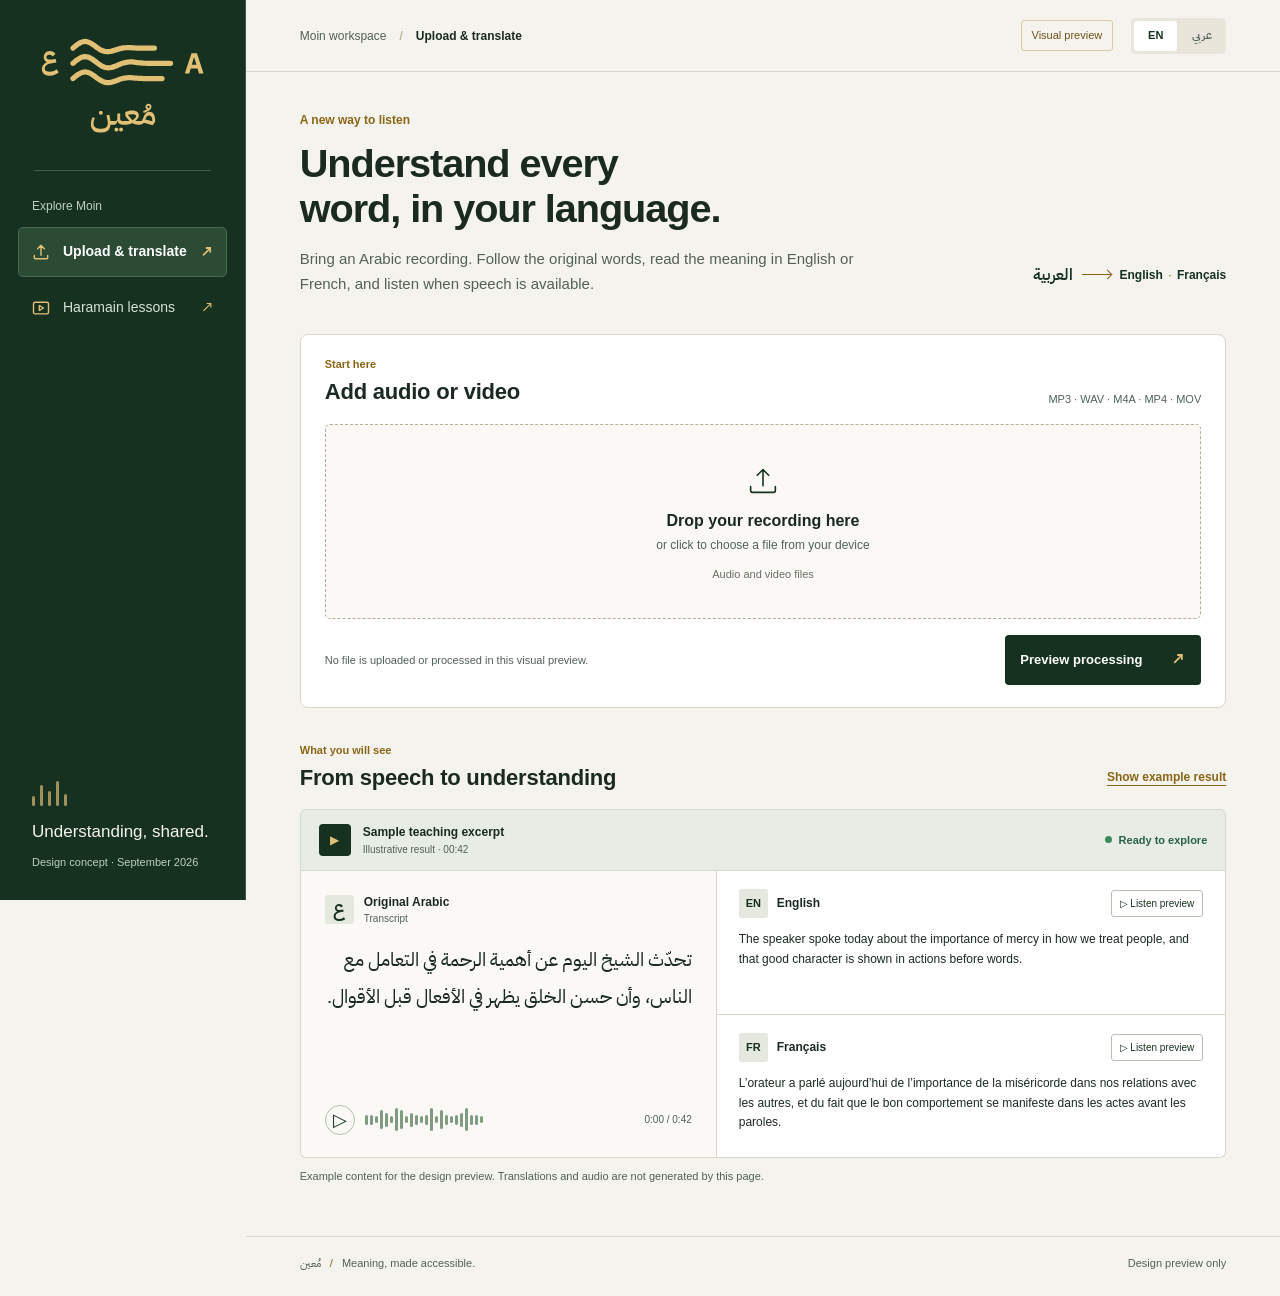
<file: presentation/web-preview/index.html>
<!doctype html>
<html lang="en" dir="ltr">
<head>
  <meta charset="utf-8">
  <meta name="viewport" content="width=device-width, initial-scale=1">
  <meta name="theme-color" content="#16311f">
  <title>Moin — Design preview</title>
  <link rel="stylesheet" href="./styles.css">
  <script src="./app.js" defer></script>
</head>
<body>
  <div class="app-shell">
    <aside class="sidebar" aria-label="Primary navigation">
      <div class="sidebar-top">
        <a class="logo-link" href="#upload" aria-label="Moin home">
          <img src="../../brand/presentation/moin-logo.svg" alt="مُعين — Moin">
        </a>
        <span class="sidebar-rule" aria-hidden="true"></span>
        <p class="sidebar-heading" data-i18n="navTitle">Explore Moin</p>
        <nav class="primary-nav" aria-label="Main pages">
          <button type="button" class="nav-item is-active" data-page="upload" aria-current="page">
            <span class="nav-icon" aria-hidden="true"><svg viewBox="0 0 24 24"><path d="M12 16V4m0 0-4 4m4-4 4 4M4 16v3a1 1 0 0 0 1 1h14a1 1 0 0 0 1-1v-3"/></svg></span>
            <span data-i18n="navUpload">Upload & translate</span>
            <span class="nav-arrow" aria-hidden="true">↗</span>
          </button>
          <button type="button" class="nav-item" data-page="live">
            <span class="nav-icon" aria-hidden="true"><svg viewBox="0 0 24 24"><rect x="3" y="5" width="18" height="14" rx="2"/><path d="m10 9 5 3-5 3V9Z"/></svg></span>
            <span data-i18n="navLive">Haramain live</span>
            <span class="nav-arrow" aria-hidden="true">↗</span>
          </button>
        </nav>
      </div>
      <div class="sidebar-bottom">
        <div class="brand-detail" aria-hidden="true"><span></span><span></span><span></span><span></span><span></span></div>
        <p data-i18n="sidebarTagline">Understanding, shared.</p>
        <small data-i18n="conceptLabel">Design concept · September 2026</small>
      </div>
    </aside>

    <div class="main-wrap">
      <header class="topbar">
        <div class="breadcrumb"><span data-i18n="workspace">Moin workspace</span><span aria-hidden="true">/</span><strong id="breadcrumb-current">Upload & translate</strong></div>
        <div class="topbar-actions"><span class="prototype-badge" data-i18n="visualPreview">Visual preview</span><div class="locale-switch" role="group" aria-label="Interface language"><button type="button" data-locale="en" aria-pressed="true">EN</button><button type="button" data-locale="ar" aria-pressed="false">عربي</button></div></div>
      </header>

      <main>
        <section class="page is-visible" id="upload-page" aria-labelledby="upload-title">
          <div class="page-intro">
            <div class="intro-copy"><p class="intro-label" data-i18n="uploadLabel">A new way to listen</p><h1 id="upload-title" data-i18n="uploadTitle">Understand every word, in your language.</h1><p class="intro-description" data-i18n="uploadDescription">Bring an Arabic recording. Follow the original words, read the meaning in English or French, and listen when speech is available.</p></div>
            <div class="language-flow" aria-label="Arabic to English and French"><span class="flow-source">العربية</span><span class="flow-line" aria-hidden="true"></span><span class="flow-target">English <b>·</b> Français</span></div>
          </div>

          <section class="upload-workspace" aria-labelledby="upload-heading">
            <div class="section-title-row"><div><span class="section-overline" data-i18n="startHere">Start here</span><h2 id="upload-heading" data-i18n="uploadHeading">Add audio or video</h2></div><span class="supported-formats">MP3 · WAV · M4A · MP4 · MOV</span></div>
            <label class="dropzone" id="dropzone" for="media-file"><input id="media-file" type="file" accept="audio/*,video/*,.mp3,.wav,.m4a,.mp4,.mov,.webm"><span class="drop-icon" aria-hidden="true"><svg viewBox="0 0 40 40"><path d="M20 26V9m0 0-6 6m6-6 6 6M7 27v4a2 2 0 0 0 2 2h22a2 2 0 0 0 2-2v-4"/></svg></span><strong id="drop-title" data-i18n="dropTitle">Drop your recording here</strong><span data-i18n="dropHint">or click to choose a file from your device</span><em data-i18n="dropTypes">Audio and video files</em></label>
            <div class="upload-actions"><p data-i18n="uploadPrivacy">Your recording stays on this page in the visual preview.</p><button type="button" class="button-primary" id="preview-process"><span data-i18n="processPreview">Preview processing</span><span aria-hidden="true">↗</span></button></div>
          </section>

          <section class="result-section" aria-labelledby="result-heading"><div class="section-title-row result-heading-row"><div><span class="section-overline" data-i18n="whatYouSee">What you will see</span><h2 id="result-heading" data-i18n="resultHeading">From speech to understanding</h2></div><button type="button" class="text-button" id="example-result" data-i18n="showExample">Show example result</button></div>
            <div class="result-meta"><div class="file-icon" aria-hidden="true">▶</div><div><strong id="result-file-name" data-i18n="sampleFile">Sample teaching excerpt</strong><span data-i18n="sampleInfo">Illustrative result · 00:42</span></div><span class="ready-status" id="result-status"><span></span><span data-i18n="ready">Ready to explore</span></span></div>
            <div class="processing-state" id="processing-state" hidden><div class="progress-track"><span></span></div><h3 data-i18n="processingTitle">Processing your recording</h3><p data-i18n="processingDescription">Preparing the Arabic transcript, English and French meaning, and available speech.</p><span class="processing-note" data-i18n="processingNote">Visual state only — no file is sent or analyzed.</span></div>
            <div class="sample-result" id="sample-result"><div class="transcript-panel"><div class="panel-heading"><span class="lang-symbol">ع</span><div><strong data-i18n="originalArabic">Original Arabic</strong><small data-i18n="transcriptLabel">Transcript</small></div></div><p lang="ar" dir="rtl">تحدّث الشيخ اليوم عن أهمية الرحمة في التعامل مع الناس، وأن حسن الخلق يظهر في الأفعال قبل الأقوال.</p><div class="audio-line"><button type="button" class="sample-play" aria-label="Original audio preview">▷</button><div class="waveform" aria-hidden="true"><i></i><i></i><i></i><i></i><i></i><i></i><i></i><i></i><i></i><i></i><i></i><i></i><i></i><i></i><i></i><i></i><i></i><i></i><i></i><i></i><i></i><i></i><i></i><i></i></div><span>0:00 / 0:42</span></div></div><div class="translation-panel"><div class="translation-block"><div class="translation-top"><span class="language-name"><span class="lang-symbol">EN</span><strong>English</strong></span><button type="button" class="listen-button" data-i18n="listenPreview">▷ Listen preview</button></div><p lang="en" dir="ltr">The speaker spoke today about the importance of mercy in how we treat people, and that good character is shown in actions before words.</p></div><div class="translation-block"><div class="translation-top"><span class="language-name"><span class="lang-symbol">FR</span><strong>Français</strong></span><button type="button" class="listen-button" data-i18n="listenPreview">▷ Listen preview</button></div><p lang="fr" dir="ltr">L’orateur a parlé aujourd’hui de l’importance de la miséricorde dans nos relations avec les autres, et du fait que le bon comportement se manifeste dans les actes avant les paroles.</p></div></div></div>
            <p class="sample-disclaimer" data-i18n="sampleDisclaimer">Example content for the design preview. Translations and audio are not generated by this page.</p>
          </section>
        </section>

        <section class="page" id="live-page" aria-labelledby="live-title" hidden>
          <div class="page-intro live-intro"><div class="intro-copy"><p class="intro-label" data-i18n="liveLabel">Lessons from the two holy cities</p><h1 id="live-title" data-i18n="liveTitle">Choose a teacher. Watch the original lesson.</h1><p class="intro-description" data-i18n="liveDescription">Explore lessons from Makkah and Madinah, then watch the original Arabic video from YouTube.</p></div><span class="live-symbol" aria-hidden="true"><i></i><i></i><i></i></span></div>
          <div class="section-title-row city-heading"><div><span class="section-overline" data-i18n="chooseLocation">From Makkah and Madinah</span><h2 data-i18n="cityHeading">Choose a city</h2></div><span class="city-heading-note" data-i18n="streamPreviewNote">Two lessons from YouTube</span></div>
          <div class="city-grid" role="group" aria-label="Choose city"><button type="button" class="city-card is-selected" data-city="makkah" aria-pressed="true"><span class="city-card-top"><span class="city-index">01</span><span class="city-choice" data-i18n="exploreStreams">Explore streams ↗</span></span><span class="city-art city-art-makkah" aria-hidden="true">مكة</span><span class="city-card-bottom"><strong data-i18n="makkah">Makkah</strong><small data-i18n="makkahSub">Al Masjid Al Haram</small></span></button><button type="button" class="city-card" data-city="madinah" aria-pressed="false"><span class="city-card-top"><span class="city-index">02</span><span class="city-choice" data-i18n="exploreStreams">Explore streams ↗</span></span><span class="city-art city-art-madinah" aria-hidden="true">المدينة</span><span class="city-card-bottom"><strong data-i18n="madinah">Madinah</strong><small data-i18n="madinahSub">Al Masjid An Nabawi</small></span></button></div>
          <section class="teacher-section" aria-labelledby="teachers-heading">
            <div class="section-title-row"><div><span class="section-overline" data-i18n="teachersLabel">Watch a lesson</span><h2 id="teachers-heading" data-i18n="teachersHeading">Choose a teacher</h2></div><span class="stream-count" data-i18n="twoTeachers">Two teachers</span></div>
            <div class="teacher-grid" id="teacher-grid" role="group" aria-label="Teachers"></div>
          </section>
          <section class="watch-section" id="lesson-section" aria-labelledby="watch-heading">
            <div class="section-title-row"><div><span class="section-overline" data-i18n="lessonLabel">Selected teacher</span><h2 id="watch-heading"></h2></div><span class="on-youtube" data-i18n="oneLesson">One lesson available</span></div>
            <button type="button" class="lesson-row" id="lesson-row"><span class="lesson-row-thumb"><img id="lesson-thumb" alt=""></span><span class="lesson-row-copy"><strong id="lesson-title"></strong><small id="lesson-source"></small></span><span class="lesson-row-action" data-i18n="watchLesson">Watch lesson ↗</span></button>
            <div class="watch-layout"><div class="video-stage"><button type="button" class="video-cover" id="video-cover"><img id="video-cover-image" alt=""><span class="video-cover-tint" aria-hidden="true"></span><span class="video-cover-play" aria-hidden="true">▶</span><span class="video-cover-label" data-i18n="playOriginal">Play the Arabic lesson</span></button><iframe id="lesson-video" title="YouTube lesson" allow="accelerometer; autoplay; encrypted-media; gyroscope; picture-in-picture; web-share" referrerpolicy="strict-origin-when-cross-origin" allowfullscreen hidden></iframe></div><div class="audio-choice"><span class="section-overline" data-i18n="yourAudio">Lesson audio</span><h3 data-i18n="chooseLanguage">Listen in Arabic</h3><p data-i18n="audioDescription">The original Arabic plays in the YouTube video. Translated audio is coming later.</p><div class="audio-options"><div class="audio-option is-selected"><span class="audio-radio"></span><span><strong data-i18n="arabicAudio">Original Arabic</strong><small data-i18n="sourceAudio">Available in the video</small></span></div><div class="audio-option is-unavailable"><span class="audio-radio"></span><span><strong>English</strong><small data-i18n="comingLater">Coming later</small></span></div><div class="audio-option is-unavailable"><span class="audio-radio"></span><span><strong>Français</strong><small data-i18n="comingLater">Coming later</small></span></div></div><a id="youtube-link" class="youtube-link" href="#" target="_blank" rel="noopener noreferrer" data-i18n="openYoutube">Open on YouTube ↗</a></div></div>
            <p class="sample-disclaimer" data-i18n="liveDisclaimer">These are real YouTube videos. Translated audio is not available in this preview.</p>
          </section>
        </section>
      </main>
      <footer><span>مُعين <span class="footer-divider">/</span> <span data-i18n="footerLine">Meaning, made accessible.</span></span><span data-i18n="footerPreview">Design preview only</span></footer>
    </div>
  </div>
</body>
</html>
</file>
<file: presentation/web-preview/styles.css>
@font-face{font-family:"IBM Plex Sans Arabic";src:url("../../brand/presentation/plex-arabic-400.ttf") format("truetype");font-style:normal;font-weight:400;font-display:swap}
@font-face{font-family:"IBM Plex Sans Arabic";src:url("../../brand/presentation/plex-arabic-500.ttf") format("truetype");font-style:normal;font-weight:500;font-display:swap}
@font-face{font-family:"IBM Plex Sans Arabic";src:url("../../brand/presentation/plex-arabic-600.ttf") format("truetype");font-style:normal;font-weight:600;font-display:swap}
@font-face{font-family:"IBM Plex Sans Arabic";src:url("../../brand/presentation/plex-arabic-700.ttf") format("truetype");font-style:normal;font-weight:700;font-display:swap}
:root{--green:#16311f;--green-2:#23432e;--gold:#e1bf75;--bronze:#8a6516;--ivory:#f5f3ee;--white:#fff;--ink:#1b2a20;--muted:#526157;--line:#d9d5c9;--line-warm:#d9c9a4;--surface:#efebe1;--on-dark:#dbe7dc;--font-latin:"Arimo","IBM Plex Sans Arabic",sans-serif;--font-arabic:"IBM Plex Sans Arabic",sans-serif}
*{box-sizing:border-box}
html{scroll-behavior:smooth}
body{margin:0;background:var(--ivory);color:var(--ink);font:400 15px/1.5 var(--font-latin)}
html[lang=ar] body{font-family:var(--font-arabic)}
button,input{font:inherit}
button{cursor:pointer}
button:focus-visible,a:focus-visible,input:focus-visible,.dropzone:focus-within{outline:3px solid var(--bronze);outline-offset:3px}
[hidden]{display:none!important}
svg{width:100%;height:100%;fill:none;stroke:currentColor;stroke-width:1.7;stroke-linecap:round;stroke-linejoin:round}
h1,h2,h3,p{margin-block-start:0}
h1,h2,h3{text-wrap:balance}
.sidebar{position:fixed;inset-block:0;inset-inline-start:0;width:246px;z-index:10;background:var(--green);color:var(--ivory);display:flex;flex-direction:column;justify-content:space-between;padding:28px 18px 28px;border-inline-end:1px solid #3a5841}
.logo-link{display:flex;align-items:center;justify-content:center;height:116px;padding:7px 12px}
.logo-link img{display:block;width:100%;max-width:180px;max-height:100%;object-fit:contain}
.sidebar-rule{display:block;height:1px;background:#426047;margin:26px 16px 26px}
.sidebar-heading{margin:0 14px 12px;color:#bed0bf;font-size:12px;font-weight:500}
.primary-nav{display:grid;gap:6px}
.nav-item{width:100%;display:flex;align-items:center;gap:12px;padding:14px 12px;border:1px solid transparent;border-radius:5px;background:transparent;color:#d7e2d7;text-align:start;line-height:1.25;font-size:14px}
.nav-item:hover{background:#23432e}
.nav-item.is-active{background:#2c4b34;color:#fff;border-color:#496c51;font-weight:600}
.nav-icon{width:20px;height:20px;flex:none;color:var(--gold)}
.nav-arrow{margin-inline-start:auto;color:var(--gold);font-size:16px}
.sidebar-bottom{padding:0 14px}
.brand-detail{display:flex;align-items:end;gap:5px;height:25px;opacity:.68}
.brand-detail span{display:block;width:3px;border-radius:2px;background:var(--gold)}
.brand-detail span:nth-child(1){height:10px}.brand-detail span:nth-child(2){height:21px}.brand-detail span:nth-child(3){height:15px}.brand-detail span:nth-child(4){height:25px}.brand-detail span:nth-child(5){height:12px}
.sidebar-bottom p{font-size:17px;font-weight:500;margin:13px 0 5px}
.sidebar-bottom small{font-size:11px;color:#bfd0c0}
.main-wrap{margin-inline-start:246px;min-height:100vh;max-width:1600px}
.topbar{height:72px;border-bottom:1px solid var(--line);display:flex;align-items:center;justify-content:space-between;padding:0 clamp(28px,4.2vw,72px);gap:20px}
.breadcrumb{display:flex;align-items:center;gap:13px;font-size:12px;color:var(--muted)}
.breadcrumb strong{color:var(--ink);font-weight:600}
.breadcrumb>span:nth-child(2){color:#ab9b75}
.topbar-actions{display:flex;align-items:center;gap:18px}
.prototype-badge{font-size:11px;padding:6px 10px;border:1px solid var(--line-warm);color:#715319;border-radius:3px;white-space:nowrap}
.locale-switch{display:flex;align-items:center;gap:3px;background:#e9e5db;padding:3px;border-radius:4px}
.locale-switch button{min-width:43px;min-height:30px;border:0;border-radius:3px;background:transparent;color:var(--muted);font-size:11px;font-weight:700}
.locale-switch button[aria-pressed=true]{background:var(--white);color:var(--green)}
main{padding:0 clamp(28px,4.2vw,72px)}
.page{max-width:1320px;margin:auto;padding-bottom:22px}
.page-intro{display:flex;justify-content:space-between;align-items:center;gap:35px;padding:39px 0 37px}
.intro-copy{max-width:740px}
.intro-label{color:var(--bronze);font-size:12px;font-weight:700;margin:0 0 12px}
h1{font-size:clamp(32px,3.1vw,49px);letter-spacing:-.027em;line-height:1.14;font-weight:600;margin:0;max-width:720px}
html[lang=ar] h1{letter-spacing:0;line-height:1.33;max-width:770px}
.intro-description{margin:16px 0 0;color:var(--muted);font-size:15px;line-height:1.65;max-width:590px;text-wrap:pretty}
html[lang=ar] .intro-description{line-height:1.9}
.language-flow{align-self:flex-end;min-width:212px;display:flex;align-items:center;justify-content:flex-end;gap:9px;white-space:nowrap;color:var(--green);font-size:12px;font-weight:600;padding-bottom:10px}
.flow-source{font-family:var(--font-arabic);font-size:16px}
.flow-line{width:29px;height:1px;background:var(--bronze);position:relative}
.flow-line:after{content:"";position:absolute;right:0;top:-3px;width:6px;height:6px;border-top:1px solid var(--bronze);border-right:1px solid var(--bronze);transform:rotate(45deg)}
.flow-target b{font-weight:400;color:var(--bronze);margin:0 2px}
html[dir=rtl] .language-flow{direction:ltr}
.section-title-row{display:flex;align-items:end;justify-content:space-between;gap:18px;margin-bottom:17px}
.section-overline{display:block;color:var(--bronze);font-size:11px;font-weight:700;margin-bottom:5px}
h2{font-size:22px;line-height:1.35;letter-spacing:-.01em;margin:0;font-weight:600}
html[lang=ar] h2{letter-spacing:0}
.upload-workspace{padding:21px 24px 22px;background:var(--white);border:1px solid var(--line);border-radius:8px}
.supported-formats,.city-heading-note,.stream-count,.on-youtube{font-size:11px;color:var(--muted);white-space:nowrap}
.dropzone{height:195px;border:1px dashed #b6ad99;border-radius:5px;background:#faf9f6;display:flex;align-items:center;justify-content:center;flex-direction:column;text-align:center;padding:15px;position:relative;cursor:pointer;transition:background .18s ease,border-color .18s ease}
.dropzone:hover,.dropzone.is-dragging{background:#f2f4ee;border-color:var(--green)}
.dropzone input{position:absolute;inset:0;opacity:0;width:100%;height:100%;cursor:pointer}
.drop-icon{width:38px;height:38px;color:var(--green);margin-bottom:10px}
.dropzone strong{font-size:16px;font-weight:600;max-width:100%;overflow-wrap:anywhere}
.dropzone>span:not(.drop-icon){font-size:12px;color:var(--muted);margin-top:3px}
.dropzone em{font-size:11px;font-style:normal;color:#6b6f66;margin-top:12px}
.upload-actions{display:flex;align-items:center;justify-content:space-between;gap:15px;margin-top:16px}
.upload-actions p{font-size:11px;color:var(--muted);margin:0}
.button-primary{border:0;border-radius:4px;background:var(--green);color:white;display:flex;align-items:center;justify-content:space-between;gap:25px;min-width:196px;padding:12px 15px;text-align:start;font-size:13px;font-weight:600}
.button-primary:hover{background:var(--green-2)}
.button-primary>span:last-child{font-size:17px;color:var(--gold)}
.result-section{margin-top:34px}
.result-heading-row{margin-bottom:16px}
.text-button{border:0;background:transparent;padding:7px 0;color:var(--bronze);font-size:12px;font-weight:600;text-decoration:underline;text-underline-offset:4px}
.result-meta{min-height:62px;background:#e7ece5;border:1px solid #cfdbce;border-radius:6px 6px 0 0;display:flex;align-items:center;gap:12px;padding:10px 18px}
.file-icon{width:32px;height:32px;display:flex;align-items:center;justify-content:center;border-radius:4px;background:var(--green);color:var(--gold);font-size:12px}
.result-meta>div:nth-child(2){display:grid;gap:1px}
.result-meta strong{font-size:12px;font-weight:600}
.result-meta div span{font-size:10px;color:var(--muted)}
.ready-status{margin-inline-start:auto;display:flex;align-items:center;gap:7px;color:#286244;font-size:11px;font-weight:600}
.ready-status>span:first-child{width:7px;height:7px;border-radius:50%;background:#3d8a5a}
.ready-status.is-processing{color:#715319}
.ready-status.is-processing>span:first-child{background:var(--bronze)}
.sample-result{display:grid;grid-template-columns:minmax(270px,.9fr) minmax(340px,1.1fr);border:1px solid var(--line);border-top:0;background:var(--white);border-radius:0 0 6px 6px;overflow:hidden}
.transcript-panel{padding:22px 24px;display:flex;flex-direction:column;min-height:286px;border-inline-end:1px solid var(--line);background:#faf9f6}
.panel-heading{display:flex;align-items:center;gap:10px}
.lang-symbol{width:29px;height:29px;display:inline-flex;align-items:center;justify-content:center;border-radius:3px;background:#e4e8df;color:var(--green);font-size:11px;font-weight:700;flex:none}
.panel-heading .lang-symbol{font-size:18px;font-family:var(--font-arabic)}
.panel-heading div{display:grid;gap:0}
.panel-heading strong,.language-name strong{font-size:12px;font-weight:600}
.panel-heading small{font-size:10px;color:var(--muted)}
.transcript-panel>p{font:400 19px/1.95 var(--font-arabic);margin:15px 0 20px;color:var(--ink);text-align:right}
.audio-line{margin-top:auto;display:flex;align-items:center;gap:10px}
.sample-play{width:30px;height:30px;border-radius:50%;border:1px solid #b4bfae;background:transparent;color:var(--green);font-size:18px;line-height:1}
.waveform{display:flex;align-items:center;gap:2px;height:24px;flex:1;min-width:30px}
.waveform i{width:3px;height:var(--h,10px);background:#809b82;border-radius:2px;flex:1;max-width:3px}
.waveform i:nth-child(4n){--h:19px}.waveform i:nth-child(5n){--h:14px}.waveform i:nth-child(3n){--h:7px}.waveform i:nth-child(7n){--h:23px}
.audio-line>span{font-size:10px;color:var(--muted);white-space:nowrap}
.translation-panel{display:grid;grid-template-rows:1fr 1fr}
.translation-block{padding:18px 22px}
.translation-block+.translation-block{border-top:1px solid var(--line)}
.translation-top{display:flex;align-items:center;justify-content:space-between;gap:8px}
.language-name{display:flex;align-items:center;gap:9px}
.listen-button{background:transparent;border:1px solid #b5c2b2;border-radius:3px;color:var(--green);font-size:10px;padding:5px 8px;white-space:nowrap}
.listen-button:hover,.sample-play:hover{background:#eaf0e8}
.translation-block p{font-size:12px;line-height:1.65;color:var(--ink);margin:12px 0 0;text-align:left}
.sample-disclaimer{font-size:11px;color:var(--muted);margin:10px 0 0}
.processing-state{background:var(--white);border:1px solid var(--line);border-top:0;border-radius:0 0 6px 6px;padding:35px;min-height:265px;text-align:center}
.processing-state h3{font-size:18px;margin:16px 0 7px}
.processing-state p{font-size:13px;color:var(--muted);margin:0 auto;max-width:430px}
.progress-track{height:4px;background:#e5e8e2;border-radius:4px;overflow:hidden;max-width:360px;margin:auto}
.progress-track span{display:block;height:100%;width:46%;background:var(--green);animation:processing 1.8s ease-in-out infinite alternate}
.processing-note{font-size:11px;color:var(--bronze);display:block;margin-top:23px}
@keyframes processing{from{transform:translateX(-90%)}to{transform:translateX(170%)}}
.live-intro{padding-bottom:38px}
.live-symbol{width:104px;height:84px;position:relative;flex:none;display:flex;align-items:center;justify-content:center}
.live-symbol:before,.live-symbol:after{content:"";position:absolute;border:1px solid var(--line-warm);border-radius:50%;width:69px;height:69px}
.live-symbol:after{width:100px;height:100px;opacity:.6}
.live-symbol i{width:8px;height:8px;background:var(--bronze);border-radius:50%;margin:0 3px}
.live-symbol i:nth-child(2){width:15px;height:15px;background:var(--green)}
.city-heading{border-top:1px solid var(--line);padding-top:24px}
.city-grid{display:grid;grid-template-columns:1fr 1fr;gap:18px}
.city-card{height:210px;position:relative;border:1px solid #cad5c7;border-radius:7px;background:#e6ece4;color:var(--green);display:flex;flex-direction:column;justify-content:space-between;text-align:start;padding:17px 20px;overflow:hidden;transition:background .18s ease,border-color .18s ease}
.city-card:hover{background:#d9e3d7}
.city-card.is-selected{background:var(--green);color:var(--ivory);border-color:var(--green)}
.city-card-top,.city-card-bottom{z-index:1;display:flex;align-items:center;justify-content:space-between;gap:12px}
.city-index{font-size:11px;opacity:.75}
.city-choice{font-size:11px;font-weight:600}
.city-art{position:absolute;inset-inline-end:30px;top:20px;font:600 92px/1.3 var(--font-arabic);white-space:nowrap;letter-spacing:-.04em;opacity:.08;pointer-events:none}
.city-card.is-selected .city-art{opacity:.15;color:var(--gold)}
.city-art-madinah{font-size:77px;top:32px}
.city-card-bottom{align-items:end}
.city-card-bottom strong{font-size:26px;font-weight:600;line-height:1.1}
.city-card-bottom small{font-size:12px;opacity:.85}
.teacher-section,.watch-section{margin-top:31px}
.teacher-grid{display:grid;grid-template-columns:repeat(2,minmax(0,1fr));gap:14px}
.teacher-card{min-width:0;min-height:152px;display:flex;align-items:stretch;gap:16px;position:relative;overflow:hidden;padding:13px;border:1px solid var(--line);border-radius:7px;background:var(--white);color:var(--ink);text-align:start;transition:border-color .18s ease,background .18s ease,transform .18s ease}
.teacher-card:hover{border-color:#92a995;transform:translateY(-2px)}
.teacher-card.is-selected{border-color:var(--green);background:#f1f5ee;box-shadow:inset 0 0 0 1px var(--green)}
.teacher-portrait{width:105px;min-width:105px;border-radius:4px;background-color:#d1d7cd;background-repeat:no-repeat;background-position:center;background-size:cover}
.teacher-portrait-shuwaier{background-image:url("./assets/shuwaier-youtube.jpg");background-size:auto 270%;background-position:25% 25%}
.teacher-portrait-badr{background-image:url("./assets/badr-youtube.jpg");background-size:auto 225%;background-position:50% 31%}
.teacher-card-info{display:flex;flex:1;min-width:0;flex-direction:column;justify-content:center;gap:5px;padding-block:4px}
.teacher-card-info small{font-size:10px;color:var(--bronze);font-weight:700}
.teacher-card-info strong{font-size:16px;line-height:1.45;font-weight:600}
.teacher-card-info>span{font-size:11px;line-height:1.45;color:var(--muted)}
.teacher-card-arrow{position:absolute;inset-inline-end:14px;inset-block-start:12px;color:var(--bronze);font-size:17px}
.watch-section{border-top:1px solid var(--line);padding-top:23px;scroll-margin-top:25px}
.lesson-row{width:100%;display:flex;align-items:center;gap:13px;margin-bottom:16px;padding:9px 13px 9px 9px;border:1px solid var(--line);border-radius:6px;background:var(--white);color:var(--ink);text-align:start}
.lesson-row:hover{border-color:var(--green);background:#f8faf6}
.lesson-row-thumb{width:83px;height:54px;overflow:hidden;flex:none;border-radius:3px;background:#d6ded4}
.lesson-row-thumb img{width:100%;height:100%;object-fit:cover;display:block}
.lesson-row-copy{display:grid;gap:3px;min-width:0}
.lesson-row-copy strong{font-size:13px;font-weight:600}
.lesson-row-copy small{font-size:10px;color:var(--muted)}
.lesson-row-action{margin-inline-start:auto;white-space:nowrap;color:var(--bronze);font-size:11px;font-weight:700}
.watch-layout{display:grid;grid-template-columns:minmax(0,1.4fr) minmax(235px,.85fr);gap:18px}
.video-stage{aspect-ratio:16/9;min-width:0;position:relative;overflow:hidden;border-radius:6px;background:var(--green)}
.video-cover,.video-stage iframe{position:absolute;inset:0;width:100%;height:100%;border:0}
.video-cover{display:flex;flex-direction:column;align-items:center;justify-content:center;gap:13px;padding:0;overflow:hidden;background:var(--green);color:white}
.video-cover-image,.video-cover-tint{position:absolute;inset:0;width:100%;height:100%}
.video-cover-image{display:block;object-fit:cover}
.video-cover-tint{background:linear-gradient(180deg,rgba(9,28,15,.08),rgba(9,28,15,.62))}
.video-cover-play,.video-cover-label{z-index:1}
.video-cover-play{width:62px;height:62px;border-radius:50%;display:flex;align-items:center;justify-content:center;background:var(--ivory);color:var(--green);font-size:20px;padding-inline-start:4px;box-shadow:0 5px 30px #0005}
.video-cover:hover .video-cover-play{background:var(--gold)}
.video-cover-label{margin-top:15px;font-size:13px;font-weight:600;text-shadow:0 2px 6px #000}
.audio-choice{background:var(--white);border:1px solid var(--line);border-radius:6px;padding:18px 17px;display:flex;flex-direction:column}
.audio-choice h3{font-size:19px;line-height:1.3;margin:0 0 7px;font-weight:600}
.audio-choice>p{font-size:11px;color:var(--muted);line-height:1.5;margin:0 0 15px}
.audio-options{display:grid;gap:7px}
.audio-option{width:100%;display:flex;align-items:center;gap:10px;text-align:start;border:1px solid var(--line);border-radius:4px;background:#fff;padding:8px 9px;color:var(--ink)}
.audio-option.is-selected{border-color:var(--green);background:#eff4ed}
.audio-option.is-unavailable{color:#657068;background:#f7f7f4;border-color:#e5e3dc}
.audio-option.is-unavailable .audio-radio{opacity:.45}
.audio-radio{width:15px;height:15px;border:1px solid #8ca08d;border-radius:50%;flex:none}
.audio-option.is-selected .audio-radio{border:5px solid var(--green)}
.audio-option>span:nth-child(2){display:grid;gap:0}
.audio-option strong{font-size:11px;font-weight:600}
.audio-option small{font-size:9px;color:var(--muted)}
.youtube-link{display:inline-flex;align-self:flex-start;margin-top:auto;padding-top:16px;color:var(--green);font-size:11px;font-weight:700;text-decoration:underline;text-underline-offset:3px}
.preview-notice{position:fixed;inset-inline-end:24px;inset-block-end:24px;z-index:30;max-width:min(360px,calc(100vw - 36px));background:var(--green);color:var(--ivory);padding:12px 16px;border-radius:5px;font-size:12px;opacity:0;transform:translateY(8px);pointer-events:none;transition:opacity .18s ease,transform .18s ease}
.preview-notice.is-shown{opacity:1;transform:translateY(0)}
footer{max-width:1320px;margin:30px auto 0;padding:18px clamp(28px,4.2vw,72px) 24px;border-top:1px solid var(--line);display:flex;justify-content:space-between;gap:20px;color:var(--muted);font-size:11px}
.footer-divider{color:var(--bronze);margin:0 6px}
html[dir=rtl] .breadcrumb,html[dir=rtl] .nav-item,html[dir=rtl] .audio-option,html[dir=rtl] .teacher-card,html[dir=rtl] .lesson-row{text-align:right}
html[dir=rtl] .nav-arrow,html[dir=rtl] .city-choice,html[dir=rtl] .teacher-card-arrow{transform:scaleX(-1)}
html[dir=rtl] .flow-line:after{right:0}
html[dir=rtl] .city-art{letter-spacing:0}
html[dir=rtl] .translation-block p{text-align:left}
html[dir=rtl] .intro-label,html[dir=rtl] .section-overline{font-size:12px}
@media(max-width:1100px){.sidebar{width:210px}.main-wrap{margin-inline-start:210px}.page-intro{align-items:flex-start}.language-flow{display:none}.watch-layout{grid-template-columns:1fr}}
@media(max-width:800px){.sidebar{position:relative;width:100%;min-height:0;padding:10px 20px;flex-direction:row;align-items:center;gap:20px}.sidebar-top{display:flex;align-items:center;flex:1;gap:14px}.logo-link{height:60px;width:112px;padding:0}.sidebar-rule,.sidebar-heading,.sidebar-bottom{display:none}.primary-nav{display:flex;align-items:center;gap:4px;margin-inline-start:auto}.nav-item{width:auto;padding:9px 11px;font-size:12px}.nav-icon{width:17px;height:17px}.nav-arrow{display:none}.main-wrap{margin-inline-start:0}.topbar{height:61px}.page-intro{padding:30px 0}.audio-choice{min-height:0}.audio-options{grid-template-columns:repeat(3,1fr)}}
@media(max-width:620px){.sidebar{padding:8px 14px}.logo-link{width:82px;height:53px}.primary-nav{gap:2px}.nav-item{font-size:11px;padding:9px 7px}.nav-icon{display:none}.topbar{padding:0 18px}.prototype-badge{display:none}.breadcrumb{font-size:10px;gap:6px}.locale-switch button{min-width:36px}main{padding:0 18px}.page-intro{padding:27px 0 25px}h1{font-size:31px}.intro-description{font-size:13px}.section-title-row{align-items:start}.supported-formats,.city-heading-note,.stream-count,.on-youtube{display:none}.upload-workspace{padding:17px}.dropzone{height:186px}.upload-actions{align-items:stretch;flex-direction:column}.button-primary{justify-content:space-between}.sample-result{grid-template-columns:1fr}.transcript-panel{min-height:0;border-inline-end:0;border-bottom:1px solid var(--line)}.translation-block{padding:18px}.city-grid{gap:9px}.city-card{height:174px;padding:13px}.city-art{font-size:47px;top:51px;inset-inline-end:11px}.city-art-madinah{font-size:42px}.city-card-bottom{display:grid;gap:2px}.city-card-bottom strong{font-size:20px}.city-card-bottom small{font-size:10px}.city-choice{font-size:9px}.teacher-grid{grid-template-columns:1fr}.teacher-card{min-height:126px}.teacher-portrait{width:92px;min-width:92px}.lesson-row-action{font-size:0}.lesson-row-action:after{content:"↗";font-size:17px}.audio-options{grid-template-columns:1fr}.live-symbol{display:none}footer{padding:18px 18px 24px}.processing-state{padding:30px 17px}}
@media(prefers-reduced-motion:reduce){html{scroll-behavior:auto}.dropzone,.city-card,.teacher-card,.preview-notice{transition:none}.progress-track span{animation:none;width:46%}}
</file>
